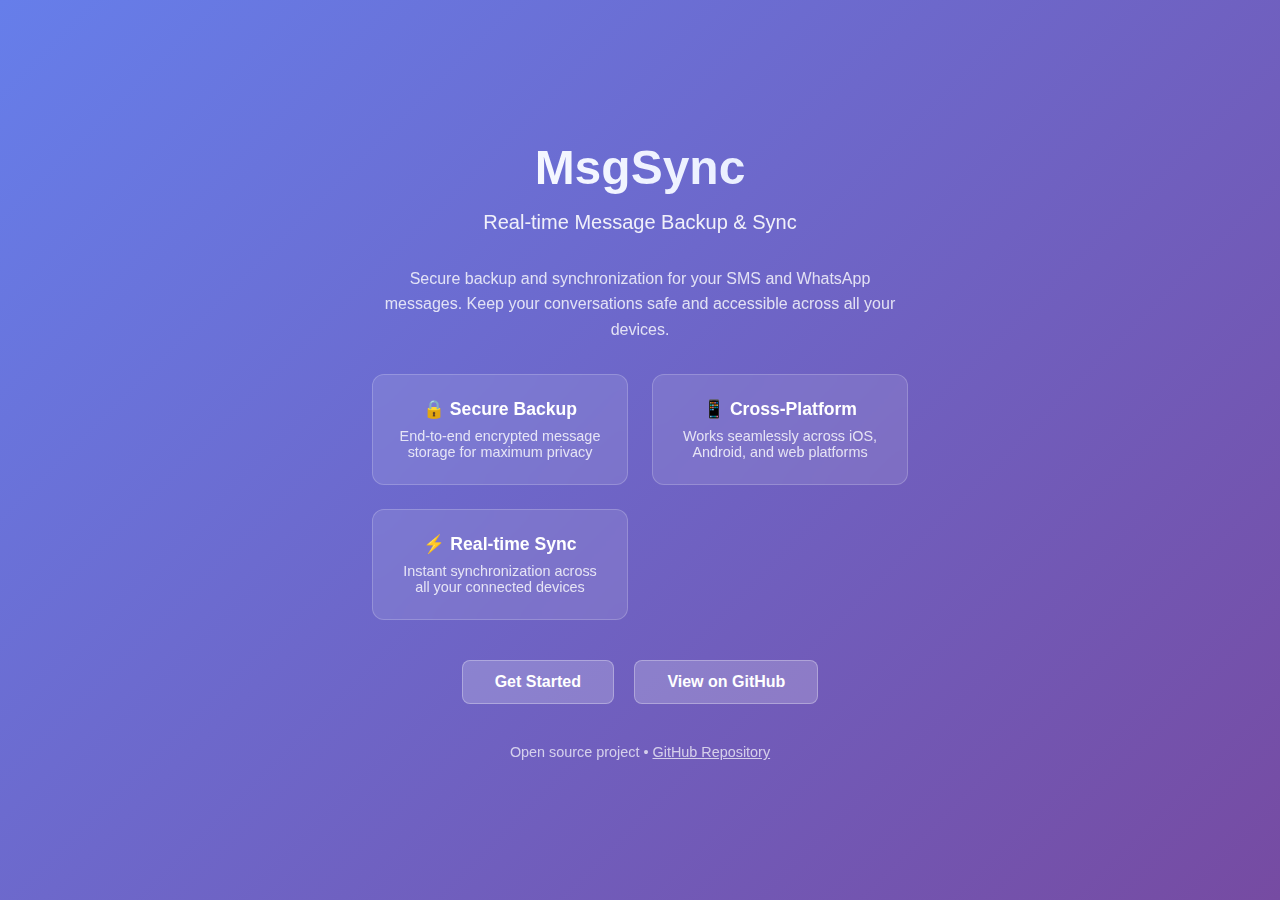
<file: docs/index.html>
<!DOCTYPE html>
<html lang="en">
<head>
    <meta charset="UTF-8">
    <meta name="viewport" content="width=device-width, initial-scale=1.0">
    <title>MsgSync - Message Backup & Sync</title>
    <meta name="description" content="Real-time message backup and sync for SMS and WhatsApp">
    
    <style>
        * {
            margin: 0;
            padding: 0;
            box-sizing: border-box;
        }
        
        body {
            font-family: -apple-system, BlinkMacSystemFont, 'Segoe UI', Roboto, sans-serif;
            background: linear-gradient(135deg, #667eea 0%, #764ba2 100%);
            color: white;
            min-height: 100vh;
            display: flex;
            align-items: center;
            justify-content: center;
        }
        
        .container {
            text-align: center;
            max-width: 600px;
            padding: 2rem;
        }
        
        .logo {
            font-size: 3rem;
            font-weight: bold;
            margin-bottom: 1rem;
            background: linear-gradient(45deg, #fff, #e0e7ff);
            -webkit-background-clip: text;
            -webkit-text-fill-color: transparent;
            background-clip: text;
        }
        
        .tagline {
            font-size: 1.25rem;
            margin-bottom: 2rem;
            opacity: 0.9;
        }
        
        .description {
            font-size: 1rem;
            line-height: 1.6;
            margin-bottom: 2rem;
            opacity: 0.8;
        }
        
        .features {
            display: grid;
            grid-template-columns: repeat(auto-fit, minmax(200px, 1fr));
            gap: 1.5rem;
            margin: 2rem 0;
        }
        
        .feature {
            background: rgba(255, 255, 255, 0.1);
            backdrop-filter: blur(10px);
            padding: 1.5rem;
            border-radius: 12px;
            border: 1px solid rgba(255, 255, 255, 0.2);
        }
        
        .feature h3 {
            font-size: 1.1rem;
            margin-bottom: 0.5rem;
        }
        
        .feature p {
            font-size: 0.9rem;
            opacity: 0.8;
        }
        
        .cta {
            margin-top: 2rem;
        }
        
        .btn {
            display: inline-block;
            padding: 0.75rem 2rem;
            background: rgba(255, 255, 255, 0.2);
            color: white;
            text-decoration: none;
            border-radius: 8px;
            font-weight: 600;
            transition: all 0.3s ease;
            border: 1px solid rgba(255, 255, 255, 0.3);
            margin: 0.5rem;
        }
        
        .btn:hover {
            background: rgba(255, 255, 255, 0.3);
            transform: translateY(-2px);
        }
        
        .github-link {
            margin-top: 2rem;
            font-size: 0.9rem;
            opacity: 0.7;
        }
        
        .github-link a {
            color: white;
            text-decoration: underline;
        }
    </style>
</head>
<body>
    <div class="container">
        <div class="logo">MsgSync</div>
        <div class="tagline">Real-time Message Backup & Sync</div>
        <div class="description">
            Secure backup and synchronization for your SMS and WhatsApp messages. 
            Keep your conversations safe and accessible across all your devices.
        </div>
        
        <div class="features">
            <div class="feature">
                <h3>🔒 Secure Backup</h3>
                <p>End-to-end encrypted message storage for maximum privacy</p>
            </div>
            <div class="feature">
                <h3>📱 Cross-Platform</h3>
                <p>Works seamlessly across iOS, Android, and web platforms</p>
            </div>
            <div class="feature">
                <h3>⚡ Real-time Sync</h3>
                <p>Instant synchronization across all your connected devices</p>
            </div>
        </div>
        
        <div class="cta">
            <a href="#" class="btn">Get Started</a>
            <a href="https://github.com/yourusername/msgsync" class="btn">View on GitHub</a>
        </div>
        
        <div class="github-link">
            <p>Open source project • <a href="https://github.com/yourusername/msgsync">GitHub Repository</a></p>
        </div>
    </div>
</body>
</html>
</file>
